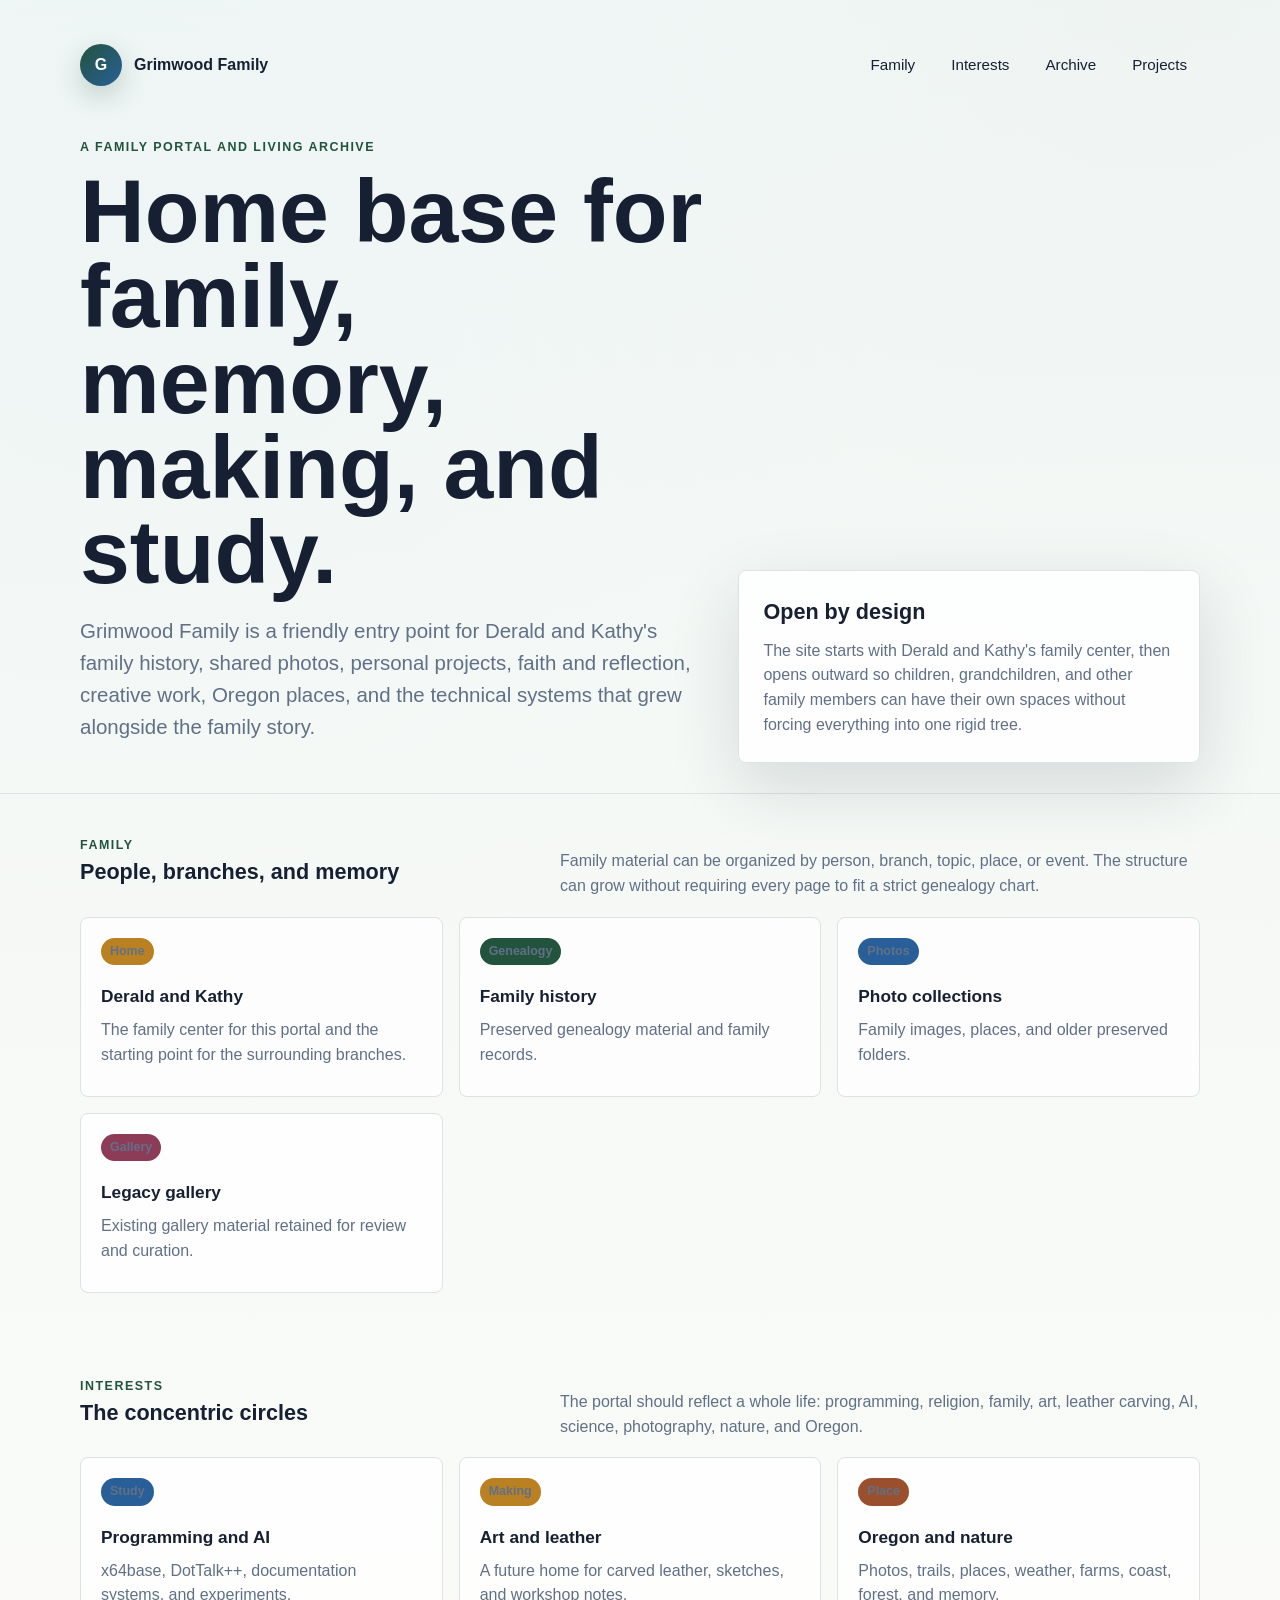
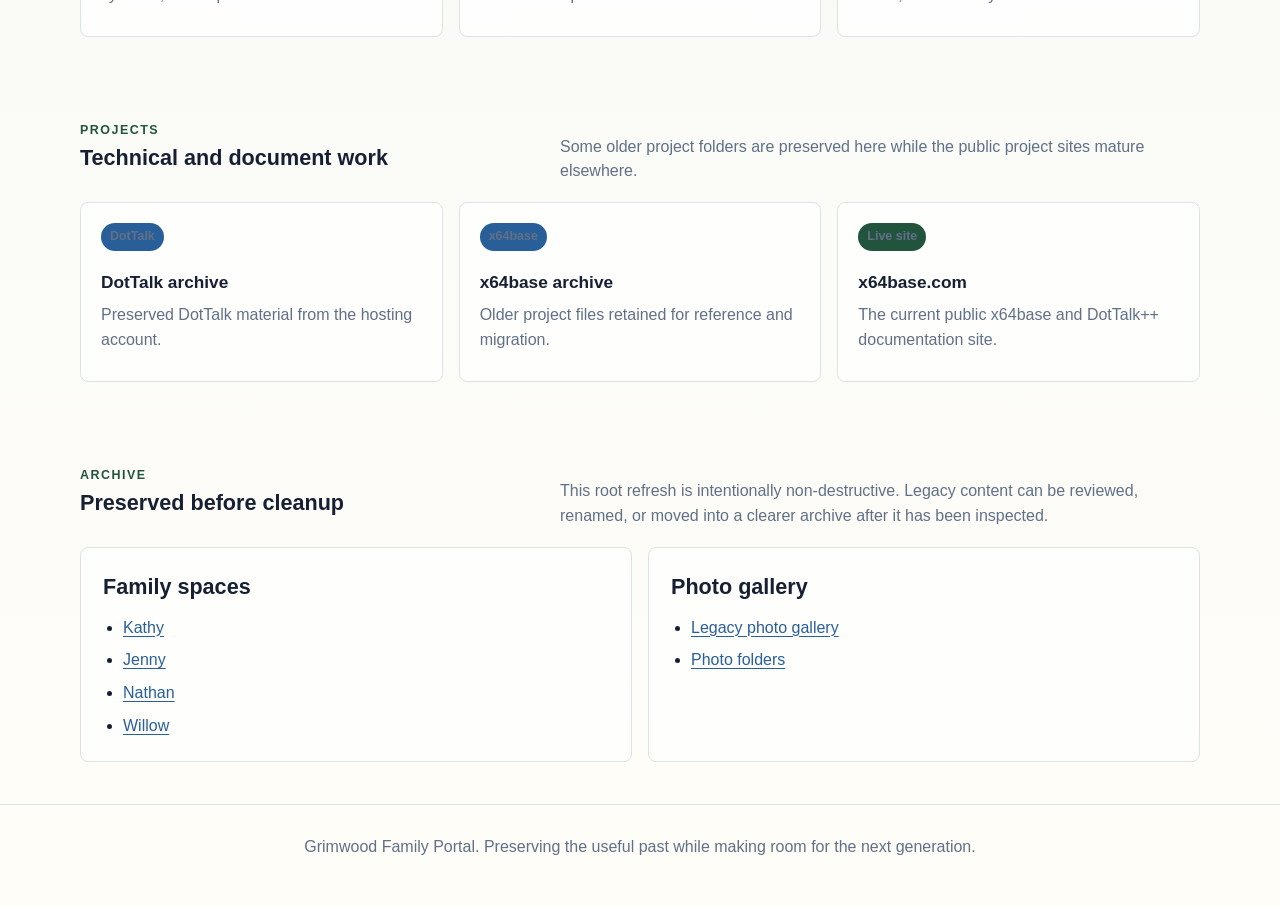
<file: index.html>
<!doctype html>
<html lang="en">
<head>
  <meta charset="utf-8">
  <meta name="viewport" content="width=device-width, initial-scale=1">
  <title>Grimwood Family Portal</title>
  <meta name="description" content="A friendly Grimwood family portal for family, projects, faith, making, photography, Oregon, and preserved archives.">
  <link rel="stylesheet" href="assets/site.css">
</head>
<body>
  <main class="page">
    <header class="hero">
      <div class="hero-inner">
        <nav class="nav" aria-label="Primary">
          <a class="brand" href="/">
            <span class="mark">G</span>
            <span>Grimwood Family</span>
          </a>
          <div class="nav-links">
            <a href="#family">Family</a>
            <a href="#interests">Interests</a>
            <a href="#archive">Archive</a>
            <a href="#projects">Projects</a>
          </div>
        </nav>

        <div class="hero-grid">
          <div>
            <div class="kicker">A family portal and living archive</div>
            <h1>Home base for family, memory, making, and study.</h1>
            <p class="lede">
              Grimwood Family is a friendly entry point for Derald and Kathy's
              family history, shared photos, personal projects, faith and
              reflection, creative work, Oregon places, and the technical
              systems that grew alongside the family story.
            </p>
          </div>
          <aside class="hero-card">
            <h2>Open by design</h2>
            <p>
              The site starts with Derald and Kathy's family center, then opens
              outward so children, grandchildren, and other family members can
              have their own spaces without forcing everything into one rigid
              tree.
            </p>
          </aside>
        </div>
      </div>
    </header>

    <section class="section" id="family">
      <div class="section-head">
        <div>
          <div class="kicker">Family</div>
          <h2>People, branches, and memory</h2>
        </div>
        <p>
          Family material can be organized by person, branch, topic, place, or
          event. The structure can grow without requiring every page to fit a
          strict genealogy chart.
        </p>
      </div>
      <div class="grid">
        <div class="tile">
          <span class="tag gold">Home</span>
          <strong>Derald and Kathy</strong>
          <span>The family center for this portal and the starting point for the surrounding branches.</span>
        </div>
        <a class="tile" href="grimwood_ged/">
          <span class="tag">Genealogy</span>
          <strong>Family history</strong>
          <span>Preserved genealogy material and family records.</span>
        </a>
        <a class="tile" href="photos/">
          <span class="tag blue">Photos</span>
          <strong>Photo collections</strong>
          <span>Family images, places, and older preserved folders.</span>
        </a>
        <a class="tile" href="photo_gallery/">
          <span class="tag rose">Gallery</span>
          <strong>Legacy gallery</strong>
          <span>Existing gallery material retained for review and curation.</span>
        </a>
      </div>
    </section>

    <section class="section" id="interests">
      <div class="section-head">
        <div>
          <div class="kicker">Interests</div>
          <h2>The concentric circles</h2>
        </div>
        <p>
          The portal should reflect a whole life: programming, religion, family,
          art, leather carving, AI, science, photography, nature, and Oregon.
        </p>
      </div>
      <div class="grid">
        <a class="tile" href="#projects">
          <span class="tag blue">Study</span>
          <strong>Programming and AI</strong>
          <span>x64base, DotTalk++, documentation systems, and experiments.</span>
        </a>
        <a class="tile" href="#archive">
          <span class="tag gold">Making</span>
          <strong>Art and leather</strong>
          <span>A future home for carved leather, sketches, and workshop notes.</span>
        </a>
        <a class="tile" href="#family">
          <span class="tag clay">Place</span>
          <strong>Oregon and nature</strong>
          <span>Photos, trails, places, weather, farms, coast, forest, and memory.</span>
        </a>
      </div>
    </section>

    <section class="section" id="projects">
      <div class="section-head">
        <div>
          <div class="kicker">Projects</div>
          <h2>Technical and document work</h2>
        </div>
        <p>
          Some older project folders are preserved here while the public project
          sites mature elsewhere.
        </p>
      </div>
      <div class="grid">
        <a class="tile" href="dt/">
          <span class="tag blue">DotTalk</span>
          <strong>DotTalk archive</strong>
          <span>Preserved DotTalk material from the hosting account.</span>
        </a>
        <a class="tile" href="x64base/">
          <span class="tag blue">x64base</span>
          <strong>x64base archive</strong>
          <span>Older project files retained for reference and migration.</span>
        </a>
        <a class="tile" href="https://x64base.com/">
          <span class="tag">Live site</span>
          <strong>x64base.com</strong>
          <span>The current public x64base and DotTalk++ documentation site.</span>
        </a>
      </div>
    </section>

    <section class="section" id="archive">
      <div class="section-head">
        <div>
          <div class="kicker">Archive</div>
          <h2>Preserved before cleanup</h2>
        </div>
        <p>
          This root refresh is intentionally non-destructive. Legacy content can
          be reviewed, renamed, or moved into a clearer archive after it has been
          inspected.
        </p>
      </div>
      <div class="portal">
        <div class="panel">
          <h2>Family spaces</h2>
          <ul>
            <li><a href="kathy/">Kathy</a></li>
            <li><a href="jenny/">Jenny</a></li>
            <li><a href="nathan/">Nathan</a></li>
            <li><a href="willow/">Willow</a></li>
          </ul>
        </div>
        <div class="panel">
          <h2>Photo gallery</h2>
          <ul>
            <li><a href="photo_gallery/">Legacy photo gallery</a></li>
            <li><a href="photos/">Photo folders</a></li>
          </ul>
        </div>
      </div>
    </section>
  </main>

  <footer class="footer">
    Grimwood Family Portal. Preserving the useful past while making room for the
    next generation.
  </footer>
</body>
</html>
</file>
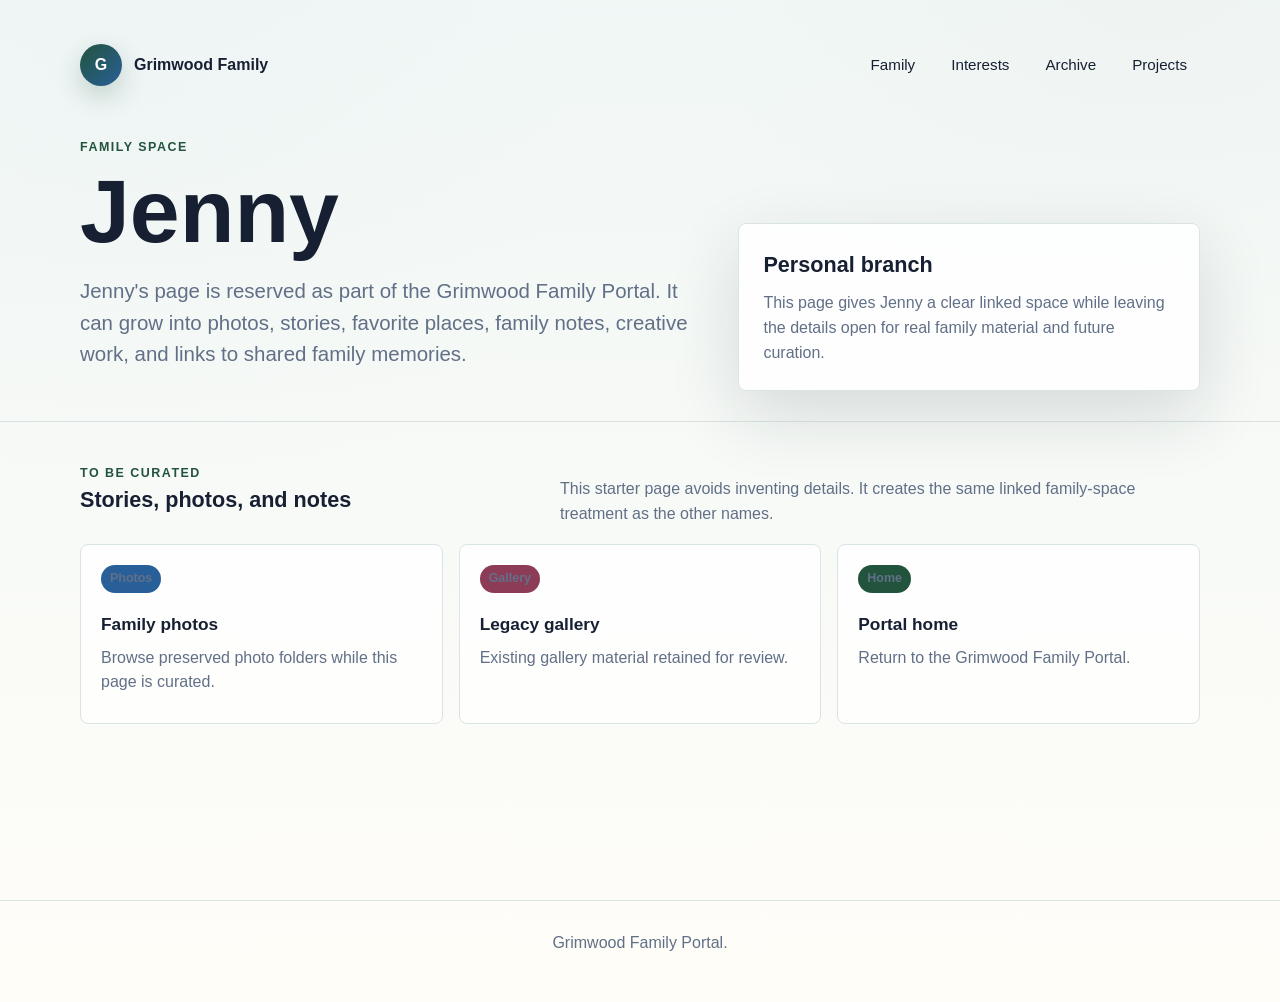
<file: jenny/index.html>
<!doctype html>
<html lang="en">
<head>
  <meta charset="utf-8">
  <meta name="viewport" content="width=device-width, initial-scale=1">
  <title>Jenny - Grimwood Family Portal</title>
  <meta name="description" content="Jenny's family space in the Grimwood Family Portal.">
  <link rel="stylesheet" href="../assets/site.css">
</head>
<body>
  <main class="page">
    <header class="hero">
      <div class="hero-inner">
        <nav class="nav" aria-label="Primary">
          <a class="brand" href="../index.html">
            <span class="mark">G</span>
            <span>Grimwood Family</span>
          </a>
          <div class="nav-links">
            <a href="../index.html#family">Family</a>
            <a href="../index.html#interests">Interests</a>
            <a href="../index.html#archive">Archive</a>
            <a href="../index.html#projects">Projects</a>
          </div>
        </nav>

        <div class="hero-grid">
          <div>
            <div class="kicker">Family space</div>
            <h1>Jenny</h1>
            <p class="lede">
              Jenny's page is reserved as part of the Grimwood Family Portal.
              It can grow into photos, stories, favorite places, family notes,
              creative work, and links to shared family memories.
            </p>
          </div>
          <aside class="hero-card">
            <h2>Personal branch</h2>
            <p>
              This page gives Jenny a clear linked space while leaving the
              details open for real family material and future curation.
            </p>
          </aside>
        </div>
      </div>
    </header>

    <section class="section">
      <div class="section-head">
        <div>
          <div class="kicker">To be curated</div>
          <h2>Stories, photos, and notes</h2>
        </div>
        <p>
          This starter page avoids inventing details. It creates the same
          linked family-space treatment as the other names.
        </p>
      </div>
      <div class="grid">
        <a class="tile" href="../photos/">
          <span class="tag blue">Photos</span>
          <strong>Family photos</strong>
          <span>Browse preserved photo folders while this page is curated.</span>
        </a>
        <a class="tile" href="../photo_gallery/">
          <span class="tag rose">Gallery</span>
          <strong>Legacy gallery</strong>
          <span>Existing gallery material retained for review.</span>
        </a>
        <a class="tile" href="../index.html">
          <span class="tag">Home</span>
          <strong>Portal home</strong>
          <span>Return to the Grimwood Family Portal.</span>
        </a>
      </div>
    </section>
  </main>

  <footer class="footer">
    Grimwood Family Portal.
  </footer>
</body>
</html>
</file>
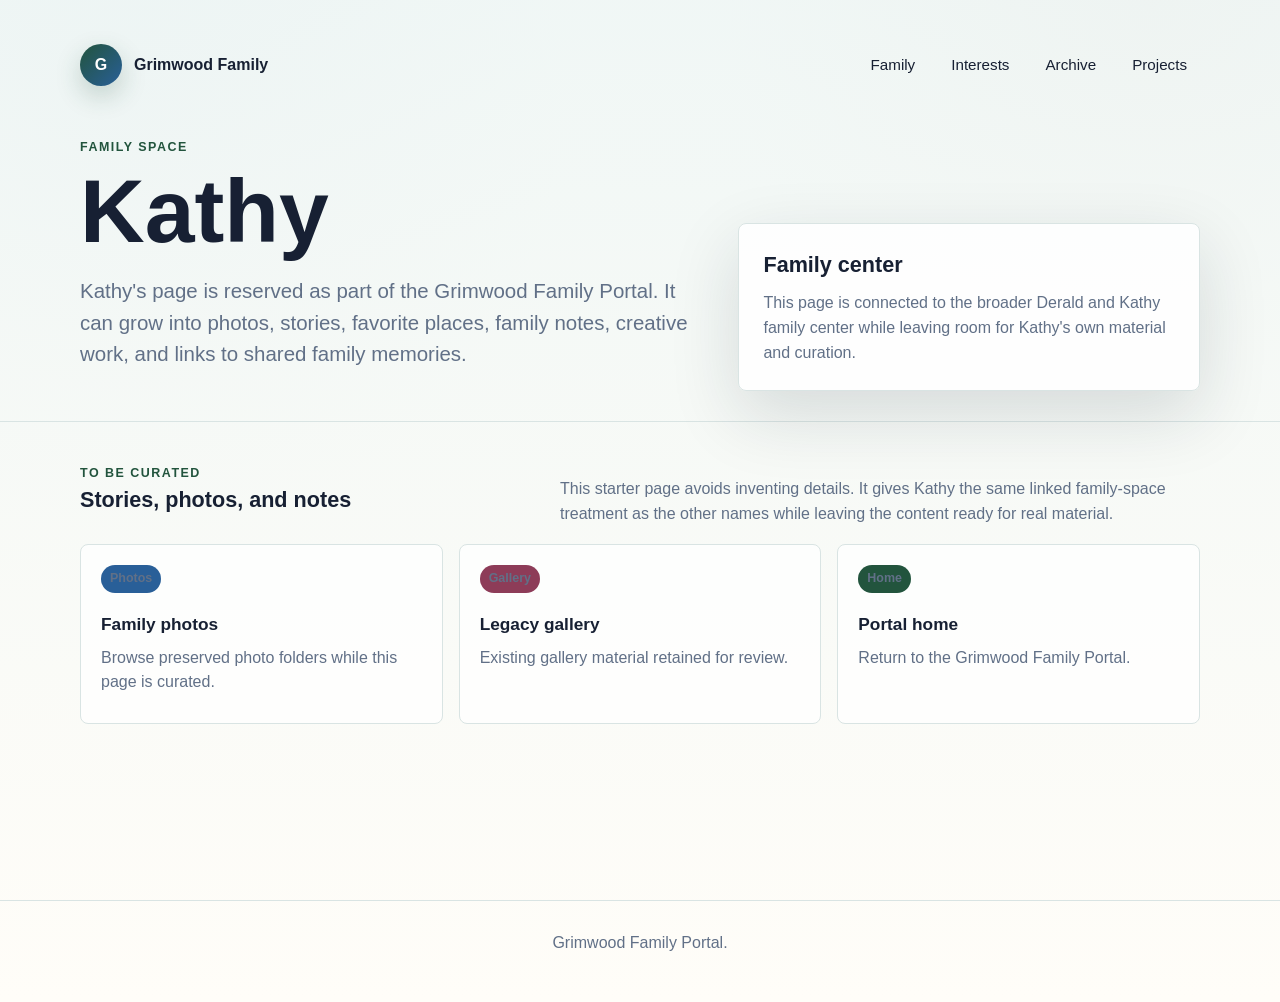
<file: kathy/index.html>
<!doctype html>
<html lang="en">
<head>
  <meta charset="utf-8">
  <meta name="viewport" content="width=device-width, initial-scale=1">
  <title>Kathy - Grimwood Family Portal</title>
  <meta name="description" content="Kathy's family space in the Grimwood Family Portal.">
  <link rel="stylesheet" href="../assets/site.css">
</head>
<body>
  <main class="page">
    <header class="hero">
      <div class="hero-inner">
        <nav class="nav" aria-label="Primary">
          <a class="brand" href="../index.html">
            <span class="mark">G</span>
            <span>Grimwood Family</span>
          </a>
          <div class="nav-links">
            <a href="../index.html#family">Family</a>
            <a href="../index.html#interests">Interests</a>
            <a href="../index.html#archive">Archive</a>
            <a href="../index.html#projects">Projects</a>
          </div>
        </nav>

        <div class="hero-grid">
          <div>
            <div class="kicker">Family space</div>
            <h1>Kathy</h1>
            <p class="lede">
              Kathy's page is reserved as part of the Grimwood Family Portal.
              It can grow into photos, stories, favorite places, family notes,
              creative work, and links to shared family memories.
            </p>
          </div>
          <aside class="hero-card">
            <h2>Family center</h2>
            <p>
              This page is connected to the broader Derald and Kathy family
              center while leaving room for Kathy's own material and curation.
            </p>
          </aside>
        </div>
      </div>
    </header>

    <section class="section">
      <div class="section-head">
        <div>
          <div class="kicker">To be curated</div>
          <h2>Stories, photos, and notes</h2>
        </div>
        <p>
          This starter page avoids inventing details. It gives Kathy the same
          linked family-space treatment as the other names while leaving the
          content ready for real material.
        </p>
      </div>
      <div class="grid">
        <a class="tile" href="../photos/">
          <span class="tag blue">Photos</span>
          <strong>Family photos</strong>
          <span>Browse preserved photo folders while this page is curated.</span>
        </a>
        <a class="tile" href="../photo_gallery/">
          <span class="tag rose">Gallery</span>
          <strong>Legacy gallery</strong>
          <span>Existing gallery material retained for review.</span>
        </a>
        <a class="tile" href="../index.html">
          <span class="tag">Home</span>
          <strong>Portal home</strong>
          <span>Return to the Grimwood Family Portal.</span>
        </a>
      </div>
    </section>
  </main>

  <footer class="footer">
    Grimwood Family Portal.
  </footer>
</body>
</html>
</file>
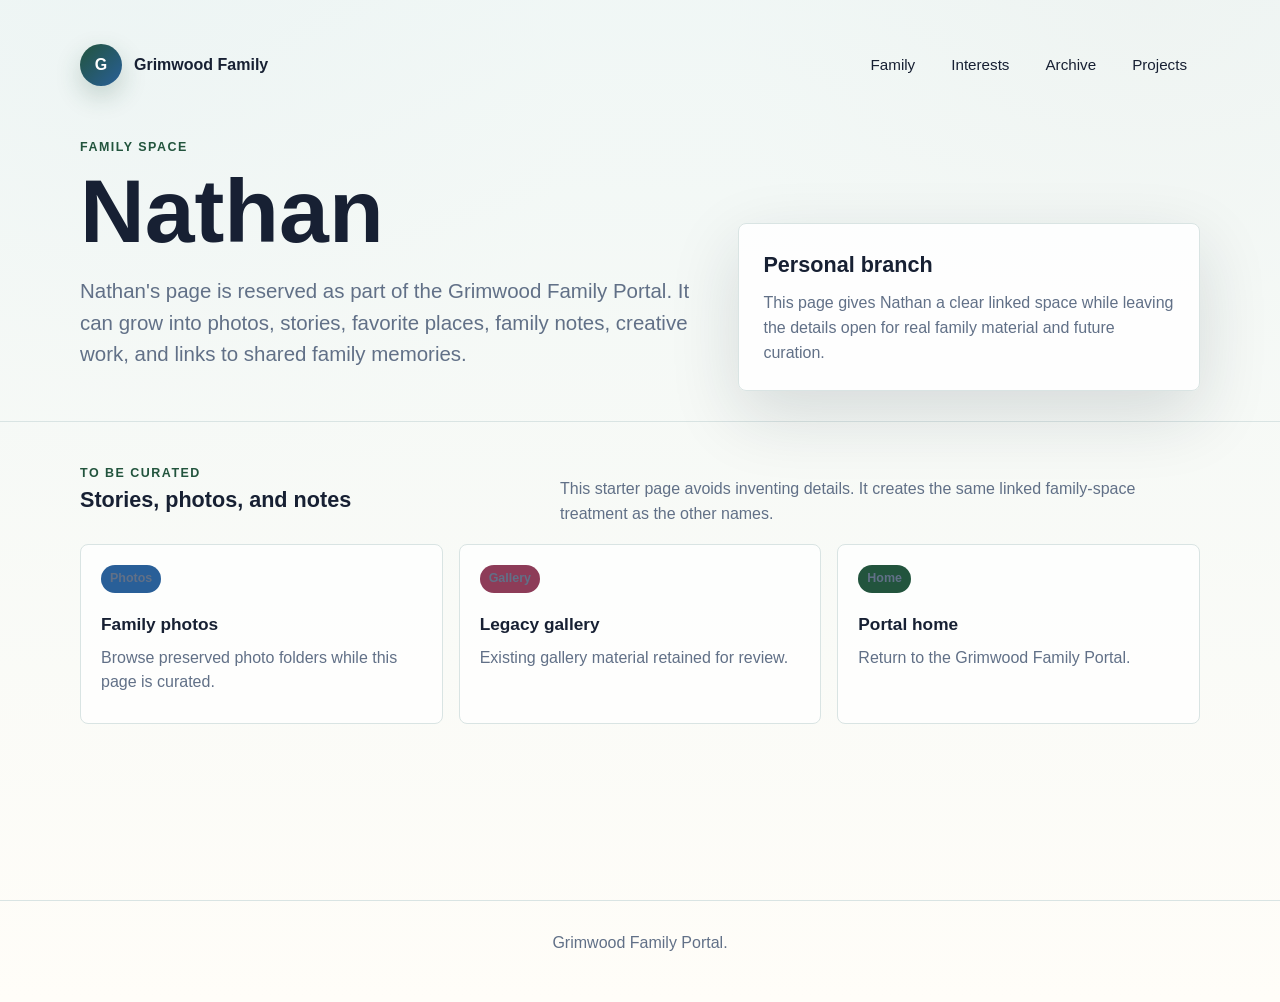
<file: nathan/index.html>
<!doctype html>
<html lang="en">
<head>
  <meta charset="utf-8">
  <meta name="viewport" content="width=device-width, initial-scale=1">
  <title>Nathan - Grimwood Family Portal</title>
  <meta name="description" content="Nathan's family space in the Grimwood Family Portal.">
  <link rel="stylesheet" href="../assets/site.css">
</head>
<body>
  <main class="page">
    <header class="hero">
      <div class="hero-inner">
        <nav class="nav" aria-label="Primary">
          <a class="brand" href="../index.html">
            <span class="mark">G</span>
            <span>Grimwood Family</span>
          </a>
          <div class="nav-links">
            <a href="../index.html#family">Family</a>
            <a href="../index.html#interests">Interests</a>
            <a href="../index.html#archive">Archive</a>
            <a href="../index.html#projects">Projects</a>
          </div>
        </nav>

        <div class="hero-grid">
          <div>
            <div class="kicker">Family space</div>
            <h1>Nathan</h1>
            <p class="lede">
              Nathan's page is reserved as part of the Grimwood Family Portal.
              It can grow into photos, stories, favorite places, family notes,
              creative work, and links to shared family memories.
            </p>
          </div>
          <aside class="hero-card">
            <h2>Personal branch</h2>
            <p>
              This page gives Nathan a clear linked space while leaving the
              details open for real family material and future curation.
            </p>
          </aside>
        </div>
      </div>
    </header>

    <section class="section">
      <div class="section-head">
        <div>
          <div class="kicker">To be curated</div>
          <h2>Stories, photos, and notes</h2>
        </div>
        <p>
          This starter page avoids inventing details. It creates the same
          linked family-space treatment as the other names.
        </p>
      </div>
      <div class="grid">
        <a class="tile" href="../photos/">
          <span class="tag blue">Photos</span>
          <strong>Family photos</strong>
          <span>Browse preserved photo folders while this page is curated.</span>
        </a>
        <a class="tile" href="../photo_gallery/">
          <span class="tag rose">Gallery</span>
          <strong>Legacy gallery</strong>
          <span>Existing gallery material retained for review.</span>
        </a>
        <a class="tile" href="../index.html">
          <span class="tag">Home</span>
          <strong>Portal home</strong>
          <span>Return to the Grimwood Family Portal.</span>
        </a>
      </div>
    </section>
  </main>

  <footer class="footer">
    Grimwood Family Portal.
  </footer>
</body>
</html>
</file>
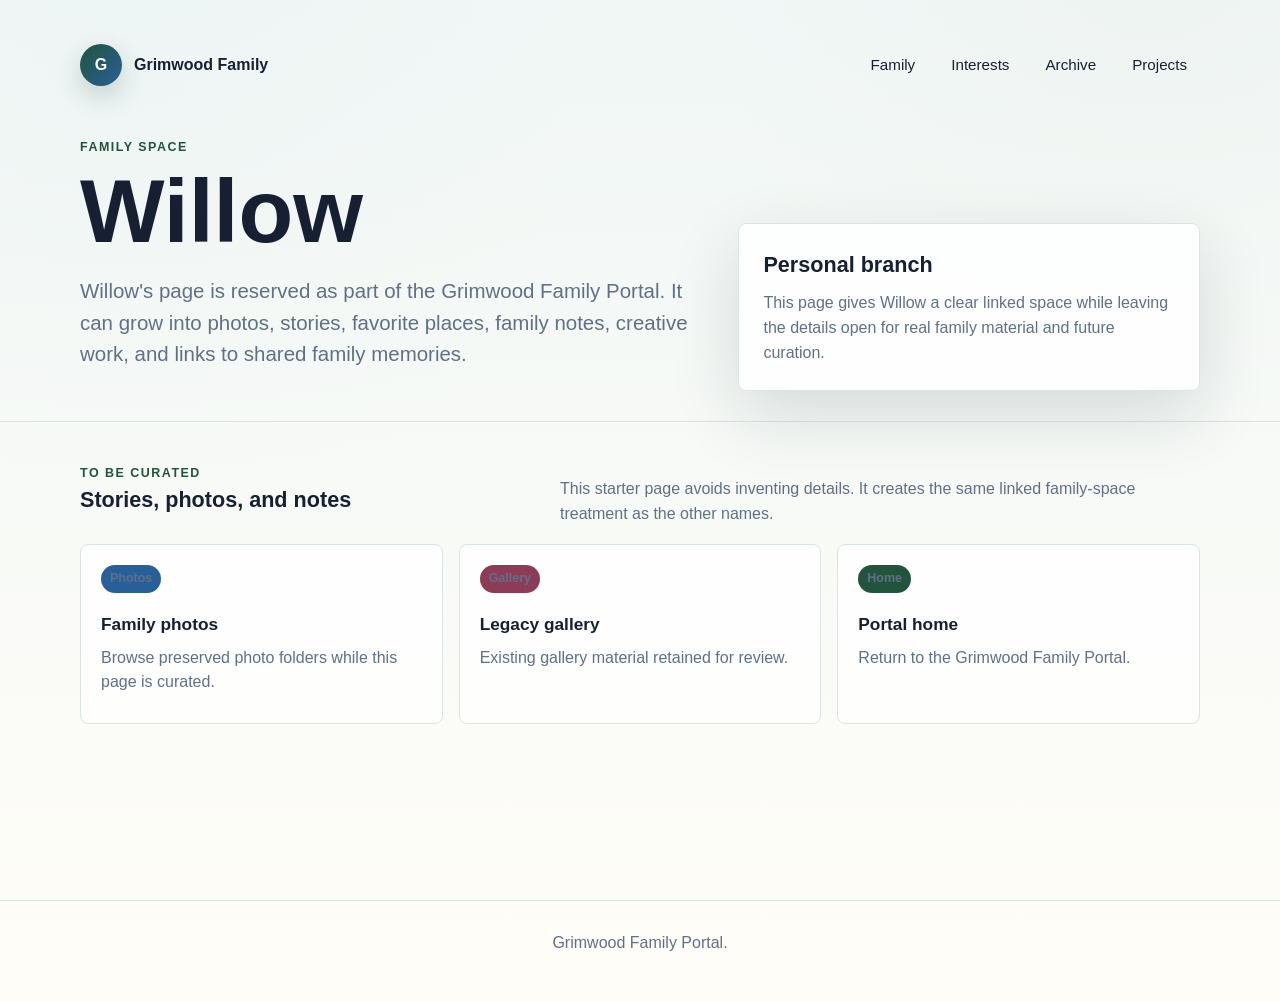
<file: willow/index.html>
<!doctype html>
<html lang="en">
<head>
  <meta charset="utf-8">
  <meta name="viewport" content="width=device-width, initial-scale=1">
  <title>Willow - Grimwood Family Portal</title>
  <meta name="description" content="Willow's family space in the Grimwood Family Portal.">
  <link rel="stylesheet" href="../assets/site.css">
</head>
<body>
  <main class="page">
    <header class="hero">
      <div class="hero-inner">
        <nav class="nav" aria-label="Primary">
          <a class="brand" href="../index.html">
            <span class="mark">G</span>
            <span>Grimwood Family</span>
          </a>
          <div class="nav-links">
            <a href="../index.html#family">Family</a>
            <a href="../index.html#interests">Interests</a>
            <a href="../index.html#archive">Archive</a>
            <a href="../index.html#projects">Projects</a>
          </div>
        </nav>

        <div class="hero-grid">
          <div>
            <div class="kicker">Family space</div>
            <h1>Willow</h1>
            <p class="lede">
              Willow's page is reserved as part of the Grimwood Family Portal.
              It can grow into photos, stories, favorite places, family notes,
              creative work, and links to shared family memories.
            </p>
          </div>
          <aside class="hero-card">
            <h2>Personal branch</h2>
            <p>
              This page gives Willow a clear linked space while leaving the
              details open for real family material and future curation.
            </p>
          </aside>
        </div>
      </div>
    </header>

    <section class="section">
      <div class="section-head">
        <div>
          <div class="kicker">To be curated</div>
          <h2>Stories, photos, and notes</h2>
        </div>
        <p>
          This starter page avoids inventing details. It creates the same
          linked family-space treatment as the other names.
        </p>
      </div>
      <div class="grid">
        <a class="tile" href="../photos/">
          <span class="tag blue">Photos</span>
          <strong>Family photos</strong>
          <span>Browse preserved photo folders while this page is curated.</span>
        </a>
        <a class="tile" href="../photo_gallery/">
          <span class="tag rose">Gallery</span>
          <strong>Legacy gallery</strong>
          <span>Existing gallery material retained for review.</span>
        </a>
        <a class="tile" href="../index.html">
          <span class="tag">Home</span>
          <strong>Portal home</strong>
          <span>Return to the Grimwood Family Portal.</span>
        </a>
      </div>
    </section>
  </main>

  <footer class="footer">
    Grimwood Family Portal.
  </footer>
</body>
</html>
</file>
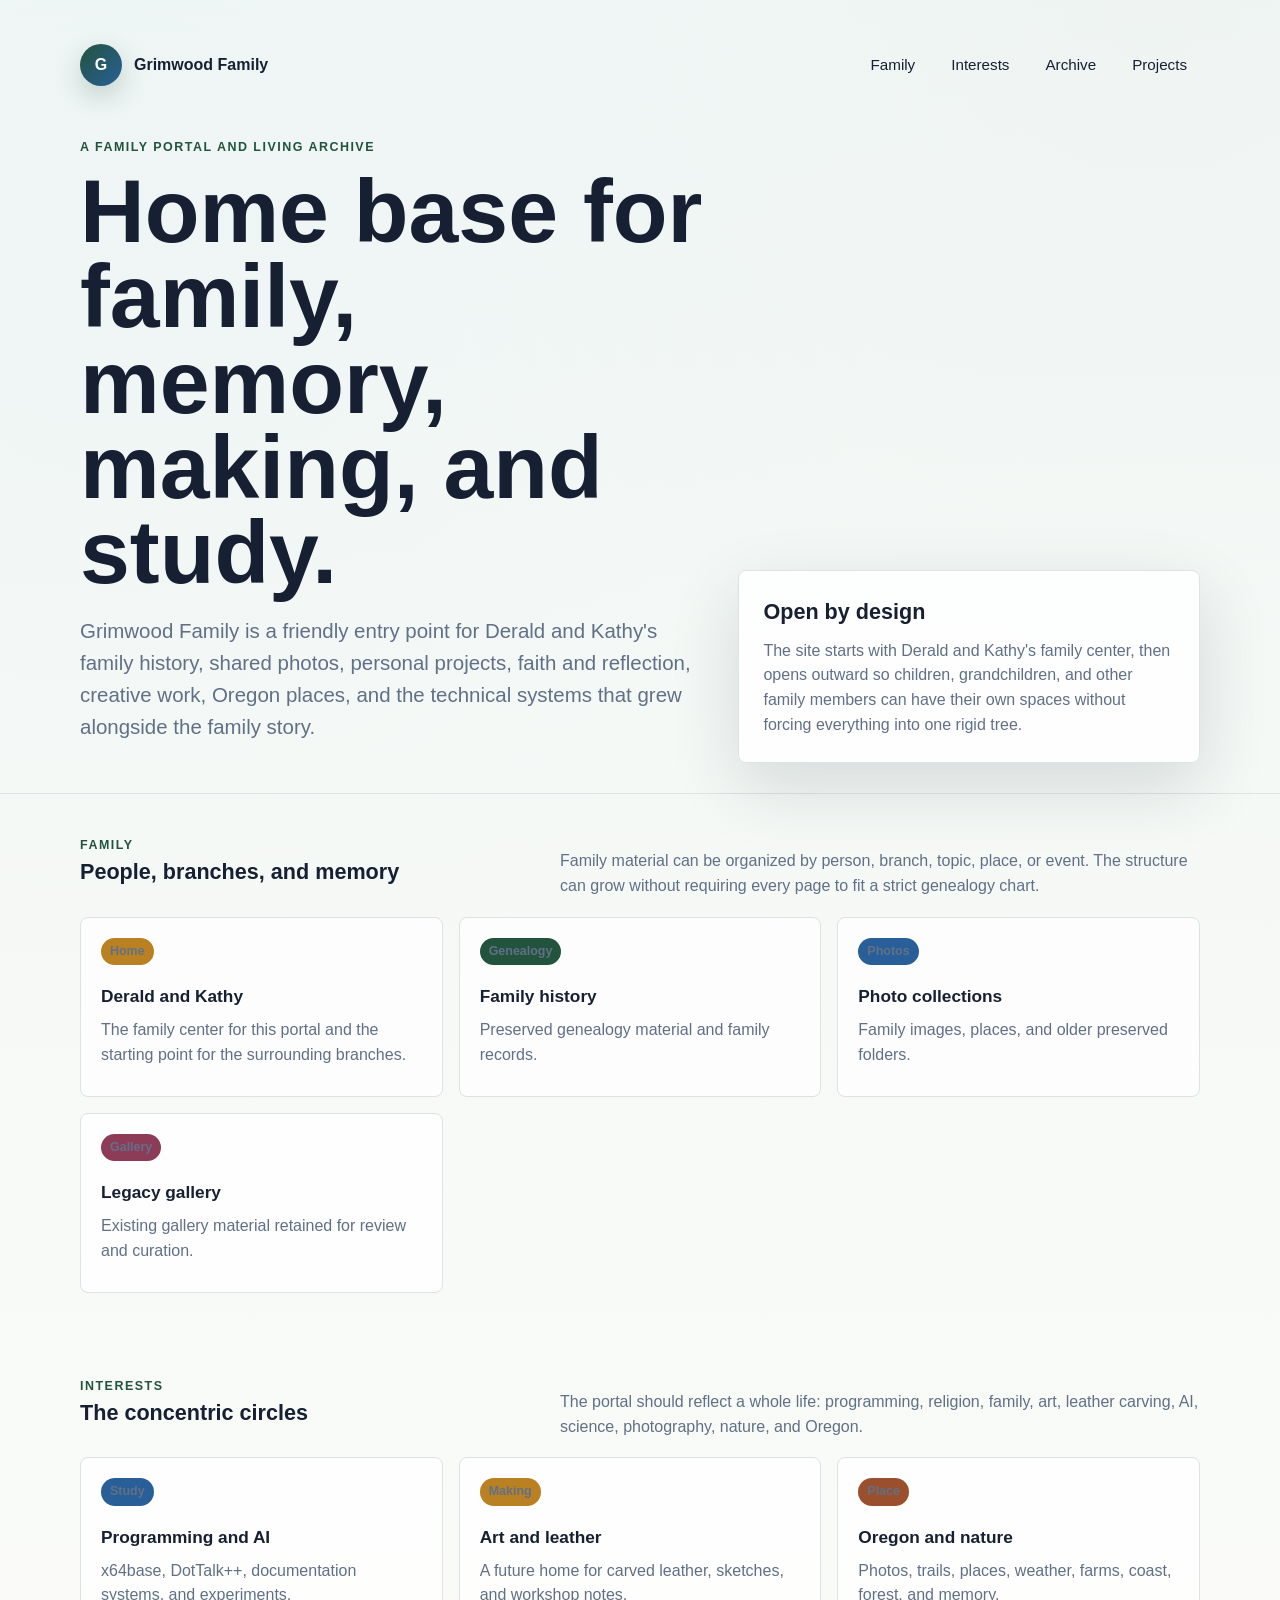
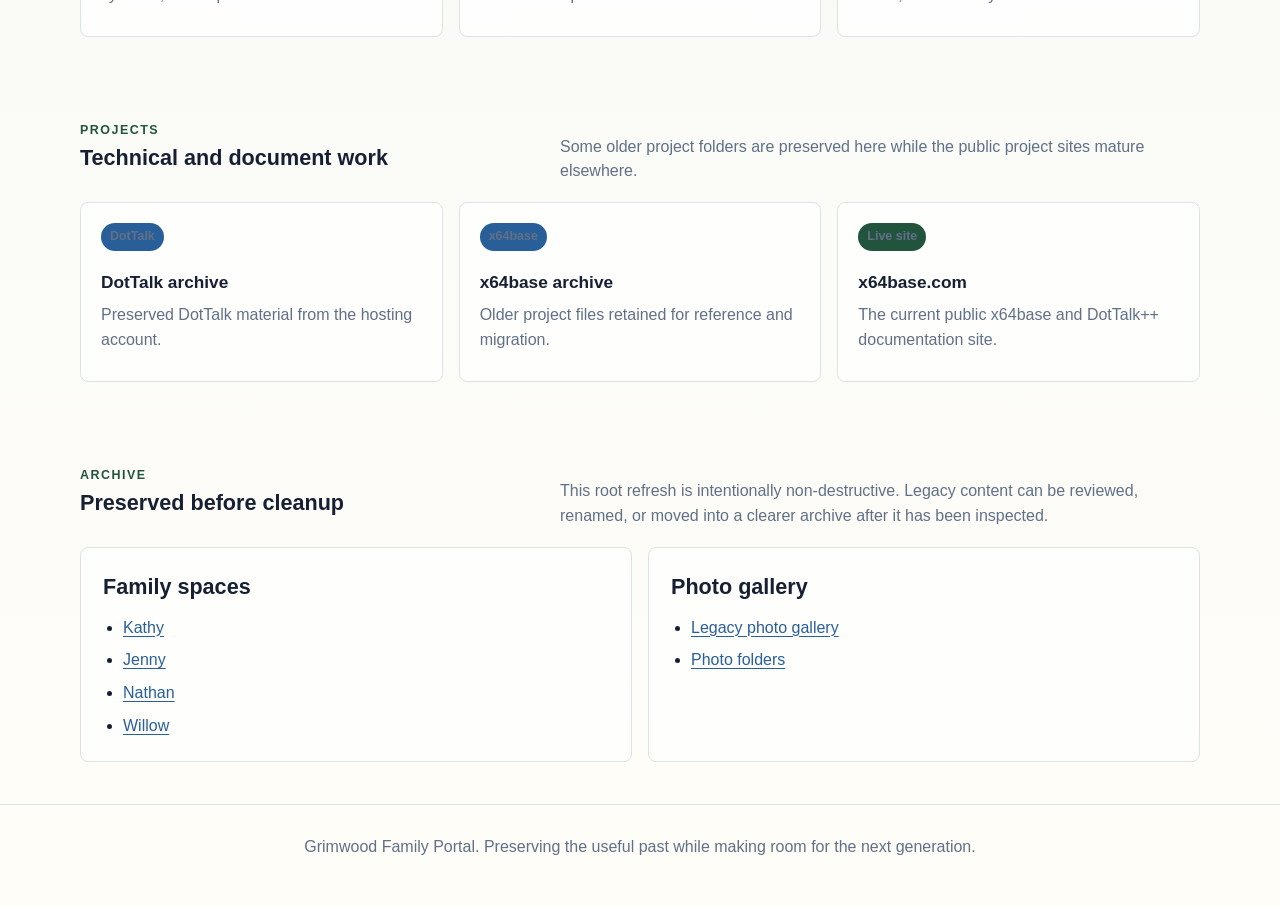
<file: default.html>
<!doctype html>
<html lang="en">
<head>
  <meta http-equiv="refresh" content="0; url=/index.html">
  <title>Grimwood Family Portal</title>
</head>
<body>
  <p><a href="/index.html">Grimwood Family Portal</a></p>
</body>
</html>
</file>
<file: assets/site.css>
:root {
  --ink: #172033;
  --muted: #617087;
  --paper: #fffdf8;
  --wash: #eef6f5;
  --line: #d9e4e3;
  --forest: #22543d;
  --blue: #295f98;
  --clay: #9a4f2d;
  --gold: #b98122;
  --rose: #8d3c58;
  --card: rgba(255, 255, 255, 0.88);
  --shadow: 0 24px 70px rgba(23, 32, 51, 0.14);
}

* {
  box-sizing: border-box;
}

body {
  margin: 0;
  color: var(--ink);
  font-family: "Segoe UI", Arial, sans-serif;
  background:
    linear-gradient(180deg, rgba(238, 246, 245, 0.88), rgba(255, 253, 248, 0.98)),
    radial-gradient(circle at 10% 10%, rgba(41, 95, 152, 0.12), transparent 30%),
    radial-gradient(circle at 90% 0%, rgba(154, 79, 45, 0.14), transparent 28%),
    var(--paper);
  line-height: 1.55;
}

a {
  color: var(--blue);
  text-decoration-thickness: 0.08em;
  text-underline-offset: 0.18em;
}

a:hover {
  color: var(--clay);
}

.page {
  min-height: 100vh;
}

.hero {
  padding: 44px 24px 30px;
  border-bottom: 1px solid var(--line);
}

.hero-inner,
.section {
  width: min(1120px, calc(100% - 40px));
  margin: 0 auto;
}

.nav {
  display: flex;
  align-items: center;
  justify-content: space-between;
  gap: 18px;
  margin-bottom: 52px;
}

.brand {
  display: flex;
  align-items: center;
  gap: 12px;
  color: var(--ink);
  text-decoration: none;
  font-weight: 800;
  letter-spacing: 0;
}

.mark {
  display: grid;
  width: 42px;
  height: 42px;
  place-items: center;
  border-radius: 50%;
  color: white;
  background: linear-gradient(135deg, var(--forest), var(--blue));
  box-shadow: 0 10px 26px rgba(34, 84, 61, 0.22);
}

.nav-links {
  display: flex;
  flex-wrap: wrap;
  gap: 10px;
  justify-content: flex-end;
}

.nav-links a {
  padding: 8px 12px;
  border: 1px solid transparent;
  border-radius: 999px;
  color: var(--ink);
  text-decoration: none;
  font-size: 0.95rem;
}

.nav-links a:hover {
  border-color: var(--line);
  background: rgba(255, 255, 255, 0.7);
}

.hero-grid {
  display: grid;
  grid-template-columns: minmax(0, 1.15fr) minmax(280px, 0.85fr);
  gap: 34px;
  align-items: end;
}

.kicker {
  color: var(--forest);
  font-weight: 800;
  text-transform: uppercase;
  letter-spacing: 0.12em;
  font-size: 0.78rem;
}

h1 {
  max-width: 850px;
  margin: 12px 0 18px;
  font-size: clamp(2.5rem, 7vw, 5.8rem);
  line-height: 0.95;
  letter-spacing: 0;
}

.lede {
  max-width: 760px;
  color: var(--muted);
  font-size: clamp(1.08rem, 2vw, 1.28rem);
}

.hero-card {
  padding: 24px;
  border: 1px solid var(--line);
  border-radius: 8px;
  background: var(--card);
  box-shadow: var(--shadow);
}

.hero-card h2,
.section h2 {
  margin: 0 0 10px;
  font-size: 1.35rem;
}

.hero-card p {
  margin: 0;
  color: var(--muted);
}

.section {
  padding: 42px 0;
}

.section-head {
  display: flex;
  align-items: end;
  justify-content: space-between;
  gap: 18px;
  margin-bottom: 18px;
}

.section-head p {
  max-width: 640px;
  margin: 0;
  color: var(--muted);
}

.grid {
  display: grid;
  grid-template-columns: repeat(3, minmax(0, 1fr));
  gap: 16px;
}

.tile {
  display: block;
  min-height: 180px;
  padding: 20px;
  border: 1px solid var(--line);
  border-radius: 8px;
  color: var(--ink);
  background: rgba(255, 255, 255, 0.78);
  text-decoration: none;
}

.tile:hover {
  border-color: rgba(41, 95, 152, 0.45);
  transform: translateY(-1px);
}

.tile strong {
  display: block;
  margin-bottom: 8px;
  font-size: 1.08rem;
}

.tile span {
  color: var(--muted);
}

.tag {
  display: inline-block;
  margin-bottom: 18px;
  padding: 4px 9px;
  border-radius: 999px;
  color: white;
  background: var(--forest);
  font-size: 0.78rem;
  font-weight: 700;
}

.tag.blue {
  background: var(--blue);
}

.tag.clay {
  background: var(--clay);
}

.tag.gold {
  background: var(--gold);
}

.tag.rose {
  background: var(--rose);
}

.portal {
  display: grid;
  grid-template-columns: 1fr 1fr;
  gap: 16px;
}

.panel {
  padding: 22px;
  border: 1px solid var(--line);
  border-radius: 8px;
  background: rgba(255, 255, 255, 0.72);
}

.panel ul {
  margin: 12px 0 0;
  padding-left: 20px;
}

.panel li + li {
  margin-top: 8px;
}

.footer {
  padding: 30px 24px 46px;
  border-top: 1px solid var(--line);
  color: var(--muted);
  text-align: center;
}

@media (max-width: 820px) {
  .nav,
  .hero-grid,
  .section-head,
  .portal {
    display: block;
  }

  .nav-links {
    justify-content: flex-start;
    margin-top: 18px;
  }

  .hero-card {
    margin-top: 24px;
  }

  .grid {
    grid-template-columns: 1fr;
  }
}
</file>
